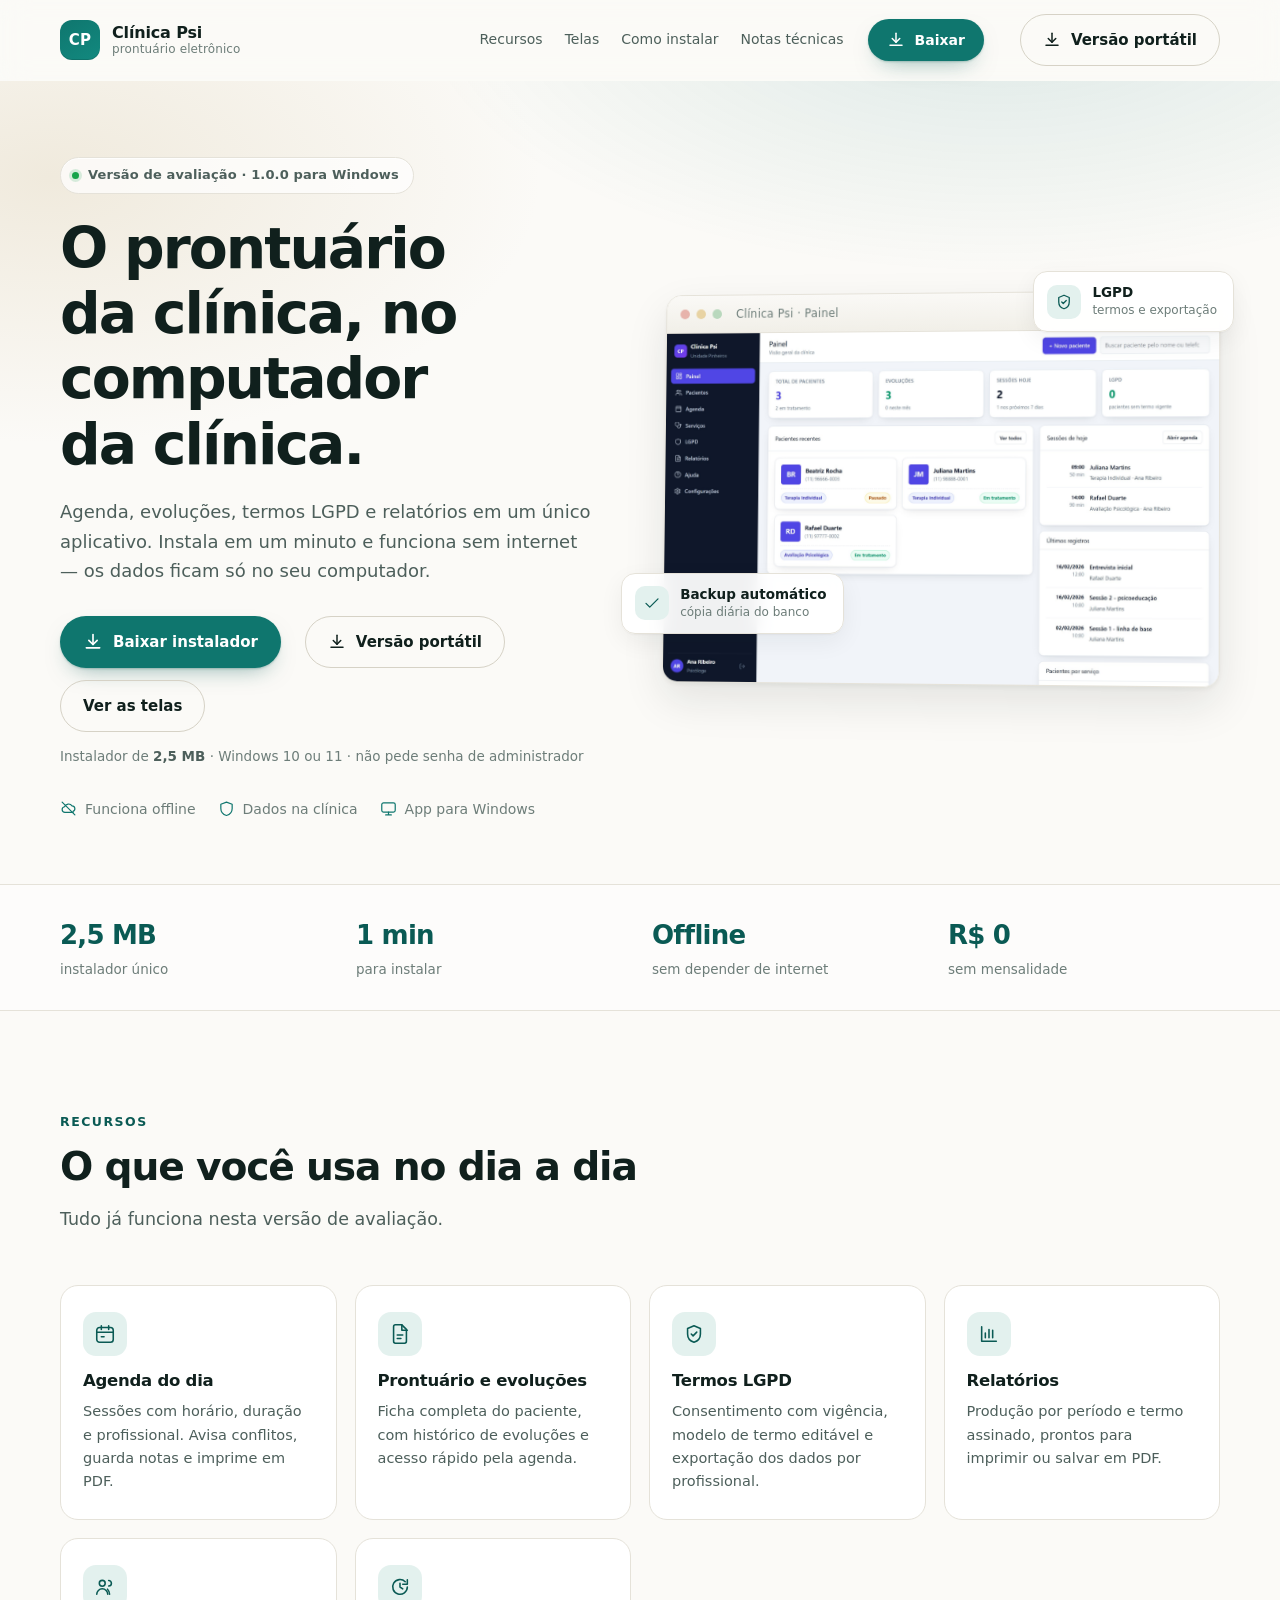
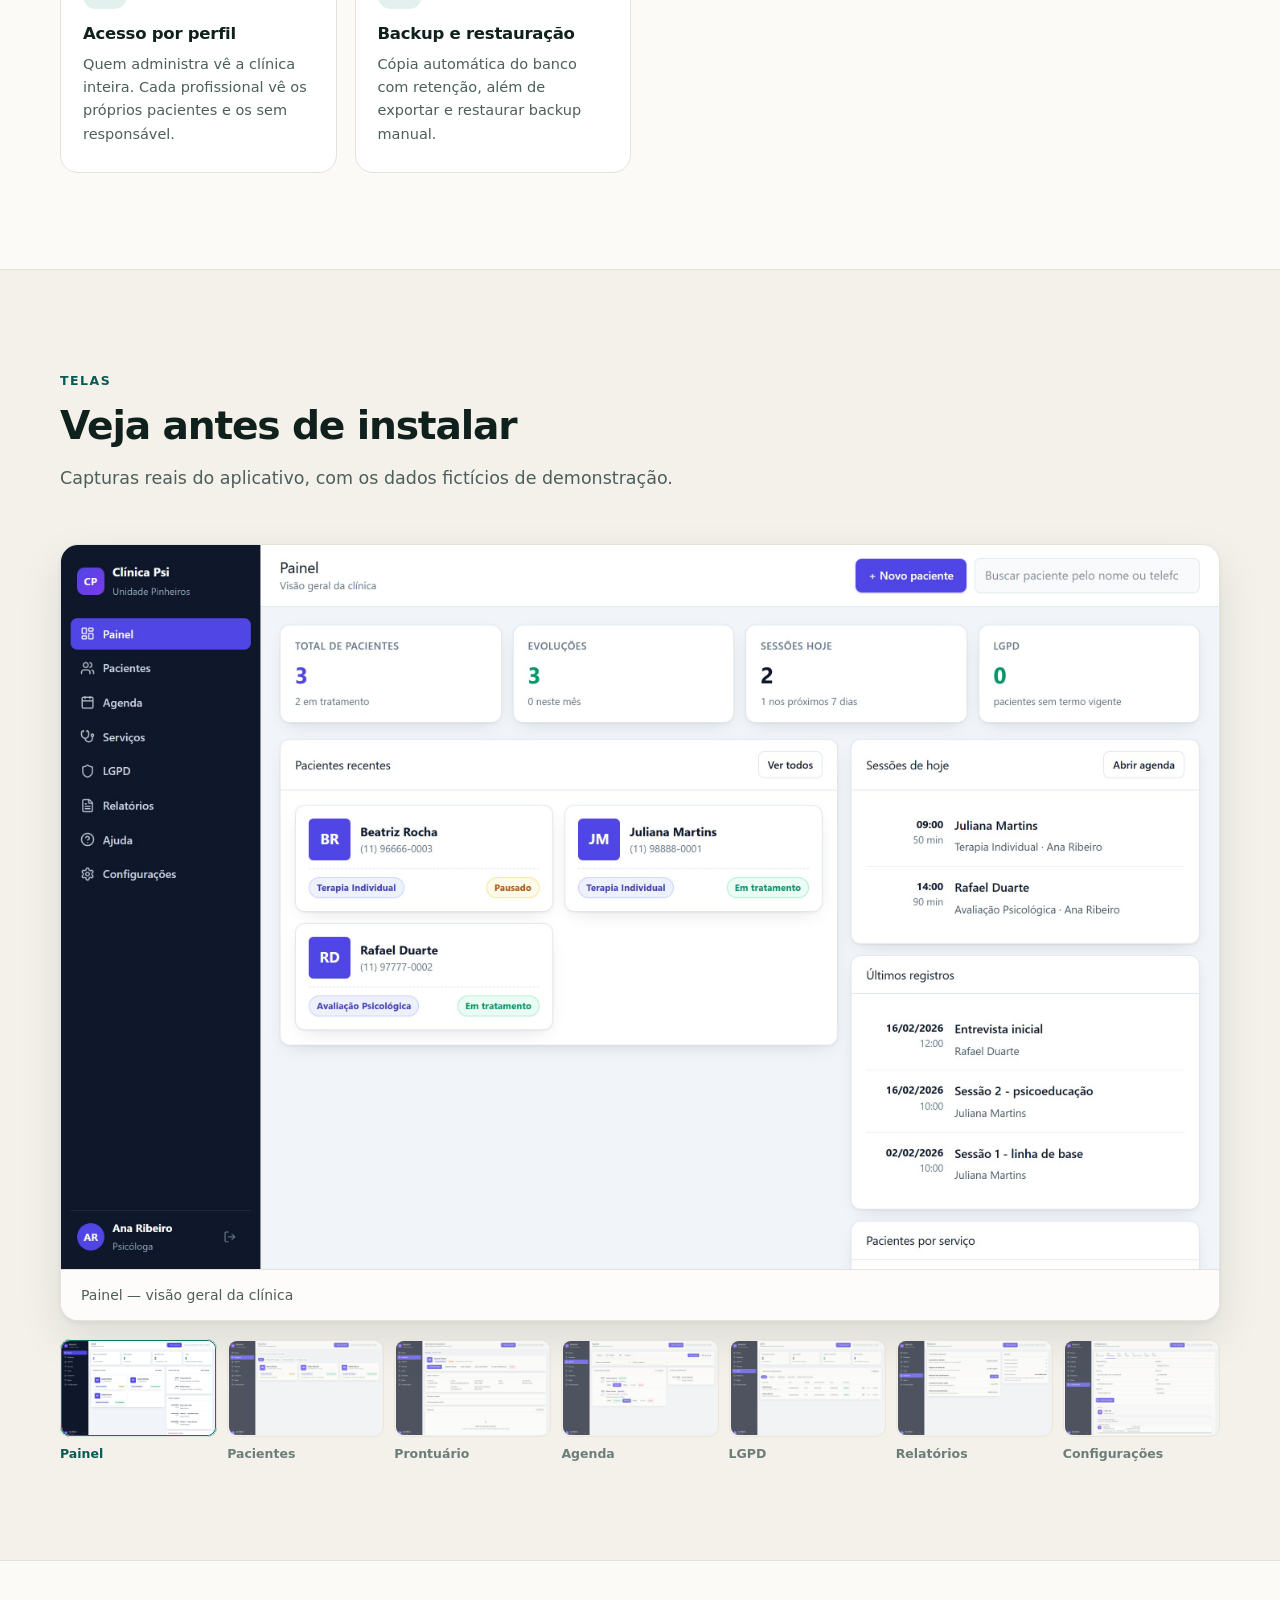
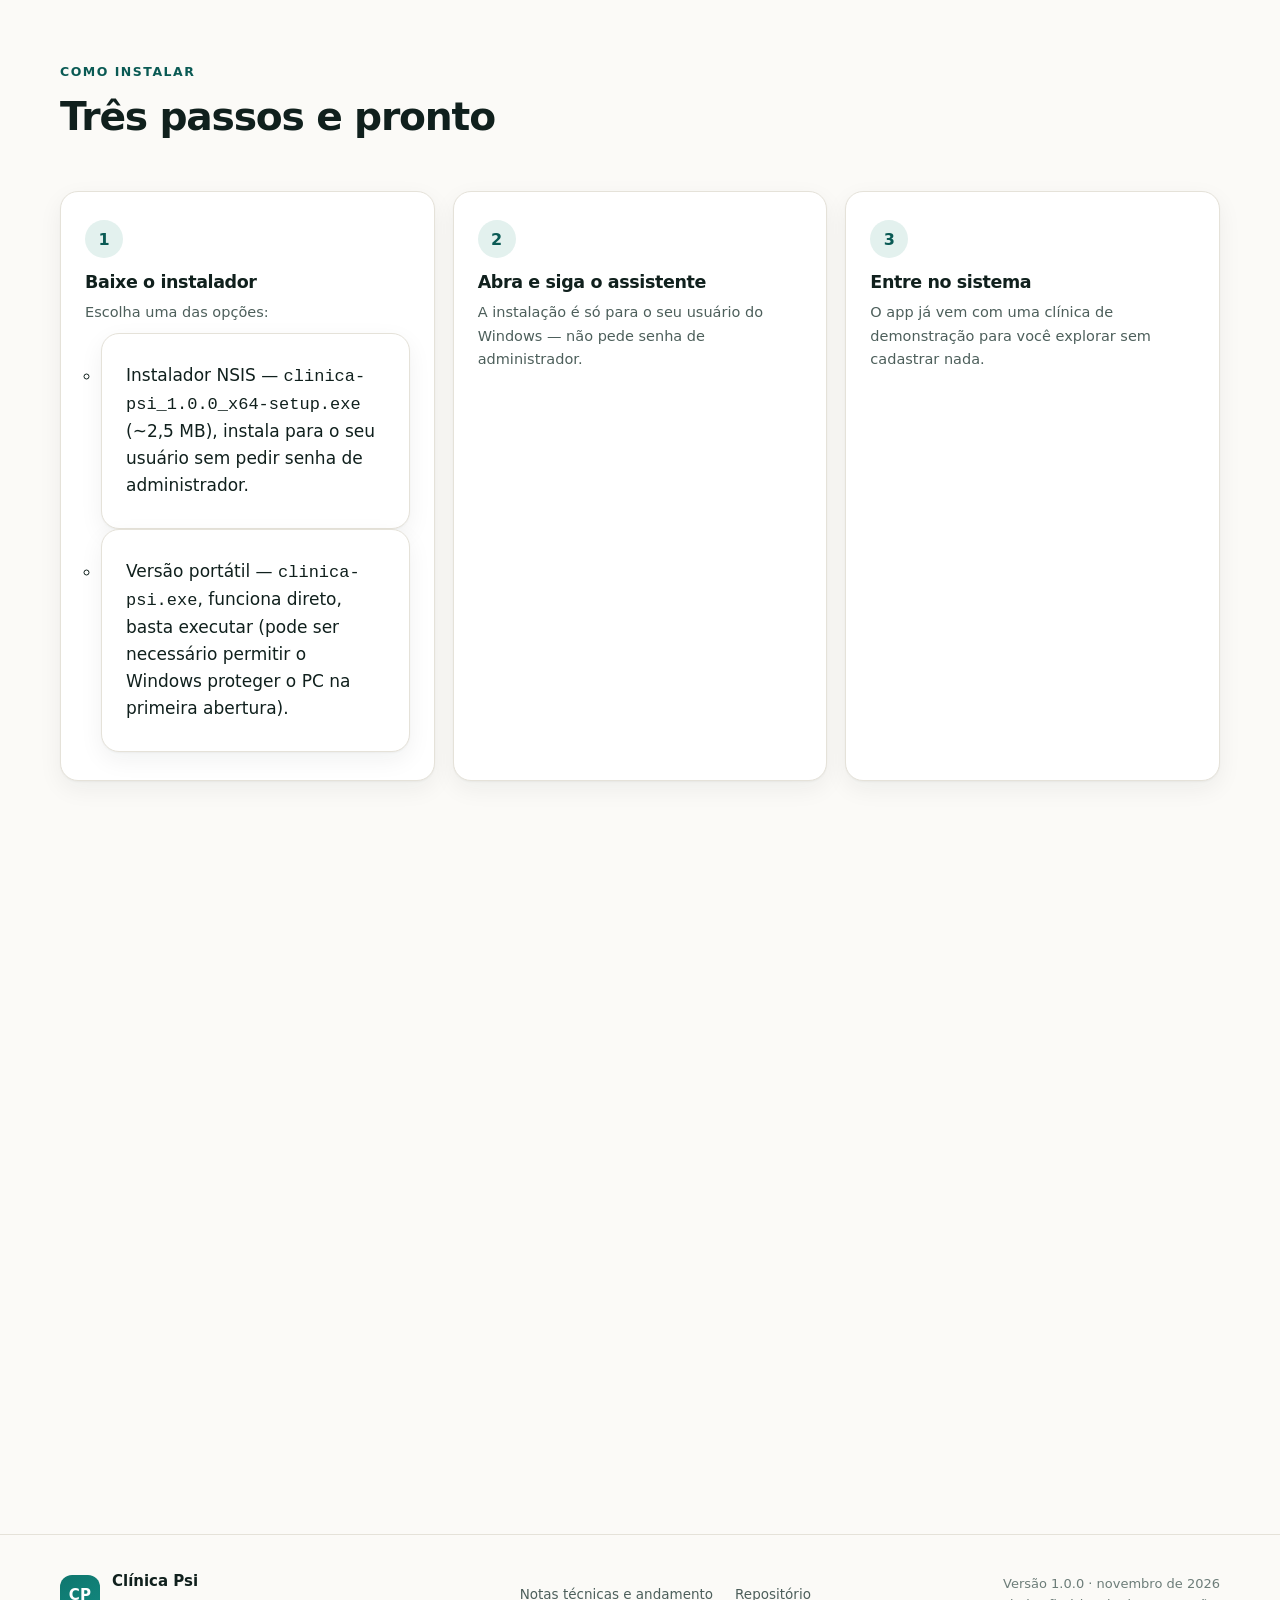
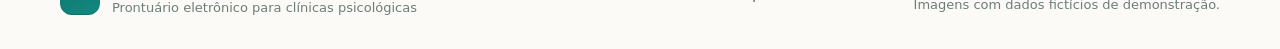
<file: index.html>
<!doctype html>
<html lang="pt-BR">
<head>
<meta charset="utf-8" />
<meta name="viewport" content="width=device-width, initial-scale=1" />
<title>Clínica Psi — Baixe o prontuário eletrônico para Windows</title>
<meta name="description" content="Baixe o Clínica Psi: prontuário eletrônico para clínicas psicológicas com agenda, evoluções, termos LGPD e relatórios. Instalador de 2,5 MB para Windows 10 e 11, funciona offline." />
<meta name="theme-color" content="#0f766e" />
<meta property="og:title" content="Clínica Psi — Baixe o prontuário eletrônico" />
<meta property="og:description" content="Agenda, evoluções, LGPD e relatórios em um aplicativo para Windows. Instala em um minuto e funciona sem internet." />
<meta property="og:type" content="website" />
<meta property="og:image" content="assets/prints/painel.jpg" />
<link rel="icon" href="assets/favicon.svg" type="image/svg+xml" />
<link rel="stylesheet" href="assets/css/estilo.css" />
</head>
<body>

<a class="pular-para-conteudo" href="#conteudo">Pular para o conteúdo</a>

<svg class="simbolos" aria-hidden="true" focusable="false">
  <symbol id="i-agenda" viewBox="0 0 24 24"><rect x="3" y="5" width="18" height="16" rx="3"/><path d="M8 3v4M16 3v4M3 10h18M8 15h3"/></symbol>
  <symbol id="i-prontuario" viewBox="0 0 24 24"><path d="M5 4a2 2 0 0 1 2-2h7l5 5v13a2 2 0 0 1-2 2H7a2 2 0 0 1-2-2Z"/><path d="M14 2v6h6M9 13h6M9 17h4"/></symbol>
  <symbol id="i-lgpd" viewBox="0 0 24 24"><path d="M12 3l7 3v6c0 4.5-3 7.8-7 9-4-1.2-7-4.5-7-9V6Z"/><path d="M9 12l2 2 4-4"/></symbol>
  <symbol id="i-relatorio" viewBox="0 0 24 24"><path d="M4 20V4M4 20h16"/><path d="M8 16v-5M12 16V7M16 16v-8"/></symbol>
  <symbol id="i-permissoes" viewBox="0 0 24 24"><circle cx="9" cy="8" r="3.2"/><path d="M3 20c0-3.3 2.7-6 6-6s6 2.7 6 6"/><path d="M16 11a3 3 0 1 0 0-6M17 20c0-2.2-.9-4.2-2.3-5.6"/></symbol>
  <symbol id="i-backup" viewBox="0 0 24 24"><path d="M20 12a8 8 0 1 1-2.3-5.7"/><path d="M20 4v5h-5"/><path d="M12 8v4l3 2"/></symbol>
  <symbol id="i-check" viewBox="0 0 24 24"><path d="M4 12.5l5 5L20 6.5"/></symbol>
  <symbol id="i-monitor" viewBox="0 0 24 24"><rect x="2.5" y="4" width="19" height="13" rx="2.5"/><path d="M8 21h8M12 17v4"/></symbol>
  <symbol id="i-nuvem-off" viewBox="0 0 24 24"><path d="M3 3l18 18"/><path d="M18.5 17.5H7a4 4 0 0 1-.6-7.95A6 6 0 0 1 17 8.3a4 4 0 0 1 1.5 7.7"/></symbol>
  <symbol id="i-escudo" viewBox="0 0 24 24"><path d="M12 3l8 3v6c0 5-3.4 8.5-8 9.9C7.4 20.5 4 17 4 12V6Z"/></symbol>
  <symbol id="i-codigo" viewBox="0 0 24 24"><path d="M9 8l-5 4 5 4M15 8l5 4-5 4"/></symbol>
  <symbol id="i-download" viewBox="0 0 24 24"><path d="M12 3v12"/><path d="M7 10l5 5 5-5"/><path d="M4 19h16"/></symbol>
  <symbol id="i-seta" viewBox="0 0 24 24"><path d="M5 12h14M13 6l6 6-6 6"/></symbol>
</svg>

<header class="topo" id="topo">
  <div class="limite topo-linha">
    <a class="marca" href="#topo" aria-label="Clínica Psi, início">
      <span class="marca-simbolo" aria-hidden="true">CP</span>
      <span class="marca-texto">
        <strong>Clínica Psi</strong>
        <small>prontuário eletrônico</small>
      </span>
    </a>

    <nav class="menu" aria-label="Seções">
      <a href="#recursos">Recursos</a>
      <a href="#telas">Telas</a>
      <a href="#instalar">Como instalar</a>
      <a href="notas.html">Notas técnicas</a>
    </nav>

    <a class="botao botao-pequeno" href="download/clinica-psi_1.0.0_x64-setup.exe" download>
      <svg class="icone-botao"><use href="#i-download"/></svg>
      Baixar
    </a>
    <a class="botao botao-vazio" href="download/clinica-psi.exe" download style="margin-left: 12px;">
      <svg class="icone-botao"><use href="#i-download"/></svg>
      Versão portátil
    </a>
  </div>
</header>

<main id="conteudo">

  <!-- HERO / DOWNLOAD -->
  <section class="heroi">
    <div class="limite heroi-grade">
      <div class="heroi-texto revelar">
        <span class="selo"><span class="ponto"></span> Versão de avaliação · 1.0.0 para Windows</span>
        <h1>O prontuário da clínica, no computador da clínica.</h1>
        <p class="linha-fina">
          Agenda, evoluções, termos LGPD e relatórios em um único aplicativo.
          Instala em um minuto e funciona sem internet — os dados ficam só no seu computador.
        </p>

        <div class="heroi-acoes">
          <a class="botao botao-grande" href="download/clinica-psi_1.0.0_x64-setup.exe" download>
            <svg class="icone-botao"><use href="#i-download"/></svg>
            Baixar instalador
          </a>
          <a class="botao botao-vazio" href="download/clinica-psi.exe" download style="margin-left: 12px;">
            <svg class="icone-botao"><use href="#i-download"/></svg>
            Versão portátil
          </a>
          <a class="botao botao-vazio" href="#telas">Ver as telas</a>
        </div>

        <p class="baixar-meta">
          Instalador de <strong>2,5 MB</strong> · Windows 10 ou 11 · não pede senha de administrador
        </p>

        <ul class="heroi-marcas" aria-label="Destaques">
          <li><svg><use href="#i-nuvem-off"/></svg> Funciona offline</li>
          <li><svg><use href="#i-escudo"/></svg> Dados na clínica</li>
          <li><svg><use href="#i-monitor"/></svg> App para Windows</li>
        </ul>
      </div>

      <div class="heroi-visual revelar" aria-hidden="true">
        <div class="janela">
          <div class="janela-barra">
            <span class="janela-ponto"></span><span class="janela-ponto"></span><span class="janela-ponto"></span>
            <span class="janela-titulo">Clínica Psi · Painel</span>
          </div>
          <img src="assets/prints/painel.jpg" alt="" width="1440" height="900" fetchpriority="high" />
        </div>
        <div class="flutuante flutuante-1">
          <span class="flutuante-icone"><svg><use href="#i-check"/></svg></span>
          <div><strong>Backup automático</strong><small>cópia diária do banco</small></div>
        </div>
        <div class="flutuante flutuante-2">
          <span class="flutuante-icone"><svg><use href="#i-lgpd"/></svg></span>
          <div><strong>LGPD</strong><small>termos e exportação</small></div>
        </div>
      </div>
    </div>
  </section>

  <!-- FAIXA DE CONFIANÇA -->
  <section class="faixa-numeros">
    <div class="limite numeros">
      <div class="numero revelar"><strong>2,5 MB</strong><span>instalador único</span></div>
      <div class="numero revelar"><strong>1 min</strong><span>para instalar</span></div>
      <div class="numero revelar"><strong>Offline</strong><span>sem depender de internet</span></div>
      <div class="numero revelar"><strong>R$ 0</strong><span>sem mensalidade</span></div>
    </div>
  </section>

  <!-- RECURSOS -->
  <section class="secao" id="recursos">
    <div class="limite">
      <header class="secao-cabecalho revelar">
        <span class="rotulo">Recursos</span>
        <h2>O que você usa no dia a dia</h2>
        <p>Tudo já funciona nesta versão de avaliação.</p>
      </header>

      <div class="grade-recursos grade-3">
        <article class="recurso revelar">
          <span class="recurso-icone"><svg><use href="#i-agenda"/></svg></span>
          <h3>Agenda do dia</h3>
          <p>Sessões com horário, duração e profissional. Avisa conflitos, guarda notas e imprime em PDF.</p>
        </article>
        <article class="recurso revelar">
          <span class="recurso-icone"><svg><use href="#i-prontuario"/></svg></span>
          <h3>Prontuário e evoluções</h3>
          <p>Ficha completa do paciente, com histórico de evoluções e acesso rápido pela agenda.</p>
        </article>
        <article class="recurso revelar">
          <span class="recurso-icone"><svg><use href="#i-lgpd"/></svg></span>
          <h3>Termos LGPD</h3>
          <p>Consentimento com vigência, modelo de termo editável e exportação dos dados por profissional.</p>
        </article>
        <article class="recurso revelar">
          <span class="recurso-icone"><svg><use href="#i-relatorio"/></svg></span>
          <h3>Relatórios</h3>
          <p>Produção por período e termo assinado, prontos para imprimir ou salvar em PDF.</p>
        </article>
        <article class="recurso revelar">
          <span class="recurso-icone"><svg><use href="#i-permissoes"/></svg></span>
          <h3>Acesso por perfil</h3>
          <p>Quem administra vê a clínica inteira. Cada profissional vê os próprios pacientes e os sem responsável.</p>
        </article>
        <article class="recurso revelar">
          <span class="recurso-icone"><svg><use href="#i-backup"/></svg></span>
          <h3>Backup e restauração</h3>
          <p>Cópia automática do banco com retenção, além de exportar e restaurar backup manual.</p>
        </article>
      </div>
    </div>
  </section>

  <!-- TELAS -->
  <section class="secao secao-alt" id="telas">
    <div class="limite">
      <header class="secao-cabecalho revelar">
        <span class="rotulo">Telas</span>
        <h2>Veja antes de instalar</h2>
        <p>Capturas reais do aplicativo, com os dados fictícios de demonstração.</p>
      </header>

      <div class="galeria revelar">
        <figure class="galeria-principal">
          <img id="galeria-imagem" src="assets/prints/painel.jpg" alt="Painel com o total de pacientes, evoluções, sessões do dia e avisos de LGPD" width="1440" height="900" />
          <figcaption id="galeria-legenda">Painel — visão geral da clínica</figcaption>
        </figure>

        <div class="galeria-miniaturas" role="tablist" aria-label="Telas do sistema">
          <button type="button" role="tab" aria-selected="true" class="miniatura ativa" data-print="painel" data-legenda="Painel — visão geral da clínica">
            <img src="assets/prints/painel.jpg" alt="" loading="lazy" /><span>Painel</span>
          </button>
          <button type="button" role="tab" aria-selected="false" class="miniatura" data-print="pacientes" data-legenda="Pacientes — carteira com status e responsável">
            <img src="assets/prints/pacientes.jpg" alt="" loading="lazy" /><span>Pacientes</span>
          </button>
          <button type="button" role="tab" aria-selected="false" class="miniatura" data-print="prontuario" data-legenda="Prontuário — ficha do paciente com evoluções e termos">
            <img src="assets/prints/prontuario.jpg" alt="" loading="lazy" /><span>Prontuário</span>
          </button>
          <button type="button" role="tab" aria-selected="false" class="miniatura" data-print="agenda" data-legenda="Agenda — sessões do dia, conflitos e impressão">
            <img src="assets/prints/agenda.jpg" alt="" loading="lazy" /><span>Agenda</span>
          </button>
          <button type="button" role="tab" aria-selected="false" class="miniatura" data-print="lgpd" data-legenda="LGPD — termos de consentimento e vigência">
            <img src="assets/prints/lgpd.jpg" alt="" loading="lazy" /><span>LGPD</span>
          </button>
          <button type="button" role="tab" aria-selected="false" class="miniatura" data-print="relatorios" data-legenda="Relatórios — produção do período e termo assinado">
            <img src="assets/prints/relatorios.jpg" alt="" loading="lazy" /><span>Relatórios</span>
          </button>
          <button type="button" role="tab" aria-selected="false" class="miniatura" data-print="configuracoes" data-legenda="Configurações — identidade da clínica, equipe e dados">
            <img src="assets/prints/configuracoes.jpg" alt="" loading="lazy" /><span>Configurações</span>
          </button>
        </div>
      </div>
    </div>
  </section>

  <!-- INSTALAR -->
  <section class="secao" id="instalar">
    <div class="limite">
      <header class="secao-cabecalho revelar">
        <span class="rotulo">Como instalar</span>
        <h2>Três passos e pronto</h2>
      </header>

      <ol class="passos">
        <li class="revelar">
          <span class="passo-num">1</span>
          <h3>Baixe o instalador</h3>
          <p>Escolha uma das opções:</p>
          <ul style="margin: 8px 0 0 16px; padding: 0;">
            <li>Instalador NSIS — <code>clinica-psi_1.0.0_x64-setup.exe</code> (~2,5 MB), instala para o seu usuário sem pedir senha de administrador.</li>
            <li>Versão portátil — <code>clinica-psi.exe</code>, funciona direto, basta executar (pode ser necessário permitir o Windows proteger o PC na primeira abertura).</li>
          </ul>
        </li>
        <li class="revelar">
          <span class="passo-num">2</span>
          <h3>Abra e siga o assistente</h3>
          <p>A instalação é só para o seu usuário do Windows — não pede senha de administrador.</p>
        </li>
        <li class="revelar">
          <span class="passo-num">3</span>
          <h3>Entre no sistema</h3>
          <p>O app já vem com uma clínica de demonstração para você explorar sem cadastrar nada.</p>
        </li>
      </ol>

      <div class="aviso revelar">
        <span class="aviso-icone"><svg><use href="#i-escudo"/></svg></span>
        <div>
          <h3>“O Windows protegeu o seu PC”?</h3>
          <p>
            É esperado nesta versão de teste: o instalador ainda não tem assinatura digital.
            Clique em <strong>Mais informações</strong> e depois em <strong>Executar assim mesmo</strong>.
            O arquivo é o mesmo publicado no repositório do projeto — o código-fonte está aberto para conferência.
          </p>
        </div>
      </div>

      <div class="acesso-demo revelar">
        <div>
          <h3>Primeiro acesso</h3>
          <p>Use a conta de demonstração para conhecer o sistema:</p>
        </div>
        <dl>
          <div><dt>E-mail</dt><dd><code>ana@clinica.com.br</code></dd></div>
          <div><dt>Senha</dt><dd><code>123456</code></dd></div>
        </dl>
        <p class="acesso-aviso">Depois, troque a senha em <strong>Configurações → Meu acesso</strong> e comece a cadastrar a sua clínica.</p>
      </div>

      <p class="requisitos-linha revelar">
        <strong>Requisitos:</strong> Windows 10 (1803 ou mais novo) ou Windows 11, 64 bits.
        O WebView2 já vem no Windows atualizado — se faltar, o próprio instalador baixa da Microsoft.
      </p>
    </div>
  </section>

  <!-- CTA FINAL -->
  <section class="fechamento">
    <div class="limite fechamento-caixa revelar">
      <div>
        <h2>Teste na sua clínica hoje</h2>
        <p>Sem cadastro, sem mensalidade e sem enviar dados para nenhum servidor. Se não gostar, desinstalar leva um clique.</p>
      </div>
      <a class="botao botao-claro" href="download/clinica-psi_1.0.0_x64-setup.exe" download>
        <svg class="icone-botao"><use href="#i-download"/></svg>
        Baixar instalador
      </a>
      <a class="botao botao-vazio" href="download/clinica-psi.exe" download style="margin-left: 12px;">
        <svg class="icone-botao"><use href="#i-download"/></svg>
        Versão portátil
      </a>
    </div>
  </section>

</main>

<footer class="rodape">
  <div class="limite rodape-linha">
    <div class="rodape-marca">
      <span class="marca-simbolo" aria-hidden="true">CP</span>
      <div>
        <strong>Clínica Psi</strong>
        <small>Prontuário eletrônico para clínicas psicológicas</small>
      </div>
    </div>
    <nav class="rodape-links" aria-label="Links do rodapé">
      <a href="notas.html">Notas técnicas e andamento</a>
      <a href="https://github.com/TyagoAlves/resumo-andamento-psipront-tauri-react-rust">Repositório</a>
    </nav>
    <p class="rodape-aviso">
      Versão 1.0.0 · novembro de 2026<br />
      Imagens com dados fictícios de demonstração.
    </p>
  </div>
</footer>

<script src="assets/js/app.js" defer></script>
</body>
</html>
</file>
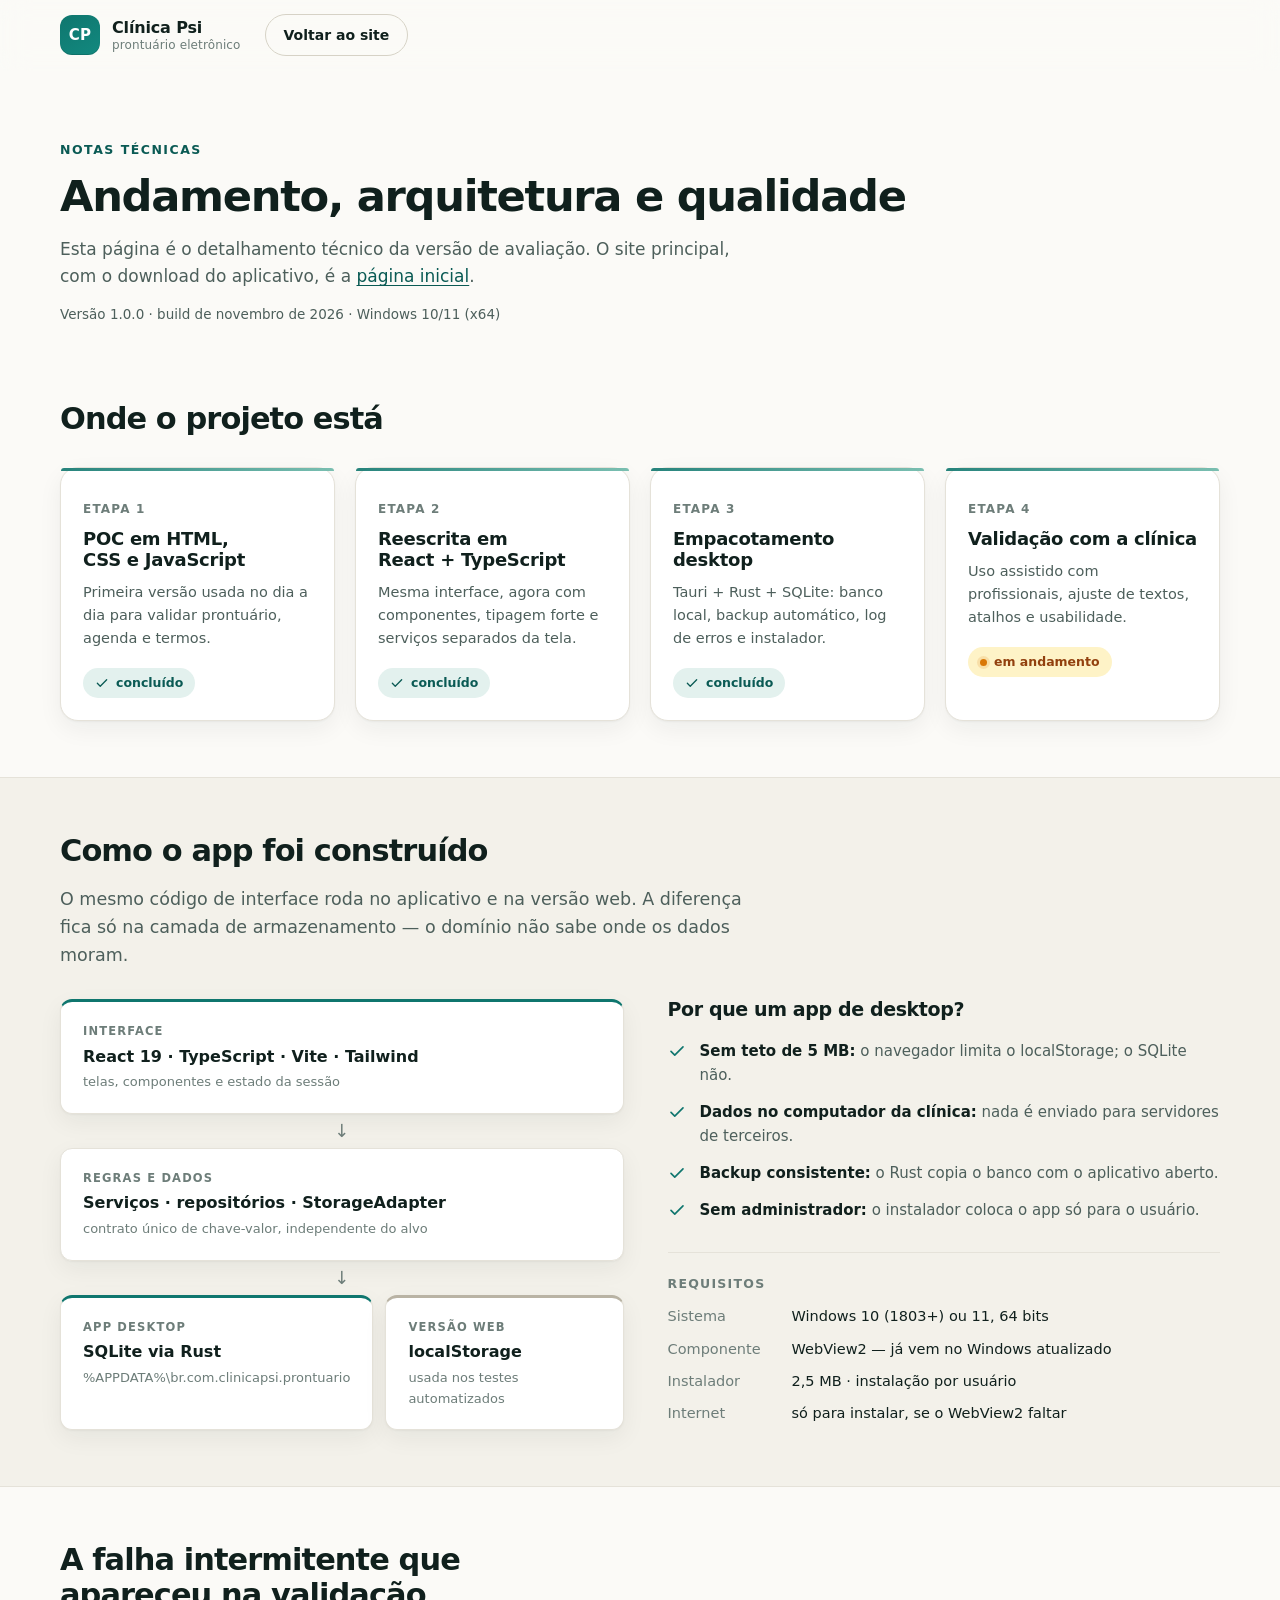
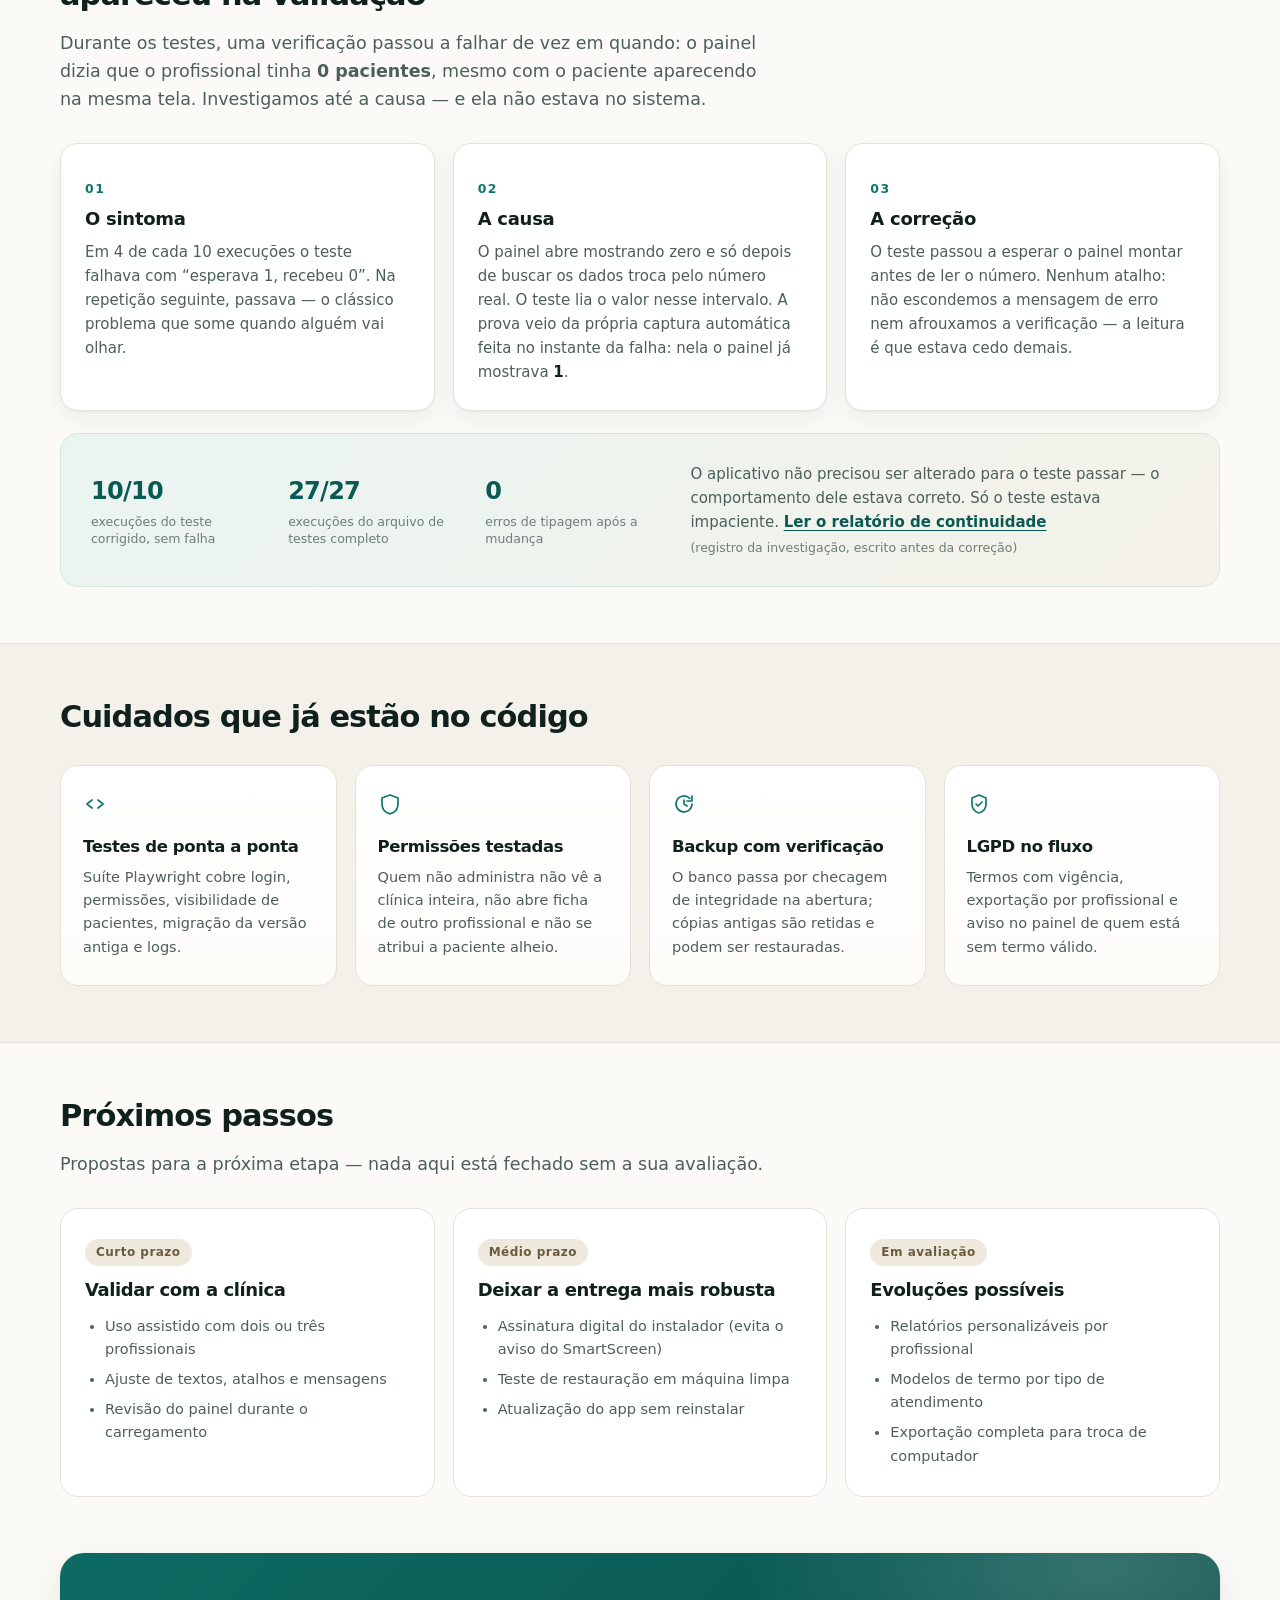
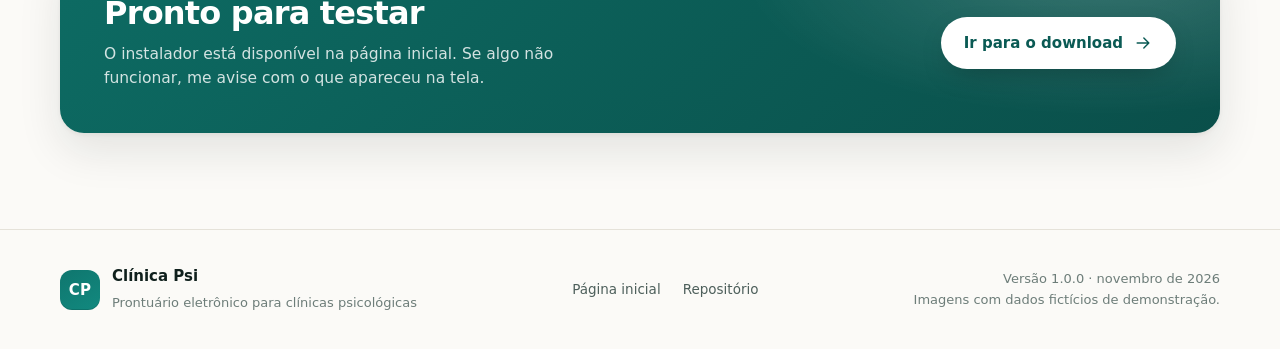
<file: notas.html>
<!doctype html>
<html lang="pt-BR">
<head>
<meta charset="utf-8" />
<meta name="viewport" content="width=device-width, initial-scale=1" />
<title>Notas técnicas e andamento — Clínica Psi</title>
<meta name="description" content="Detalhes técnicos do Clínica Psi: stack, arquitetura, investigação da falha intermitente nos testes, qualidade e próximos passos." />
<meta name="theme-color" content="#0f766e" />
<link rel="icon" href="assets/favicon.svg" type="image/svg+xml" />
<link rel="stylesheet" href="assets/css/estilo.css" />
<meta name="robots" content="noindex" />
</head>
<body>

<a class="pular-para-conteudo" href="#conteudo">Pular para o conteúdo</a>

<svg class="simbolos" aria-hidden="true" focusable="false">
  <symbol id="i-check" viewBox="0 0 24 24"><path d="M4 12.5l5 5L20 6.5"/></symbol>
  <symbol id="i-seta" viewBox="0 0 24 24"><path d="M5 12h14M13 6l6 6-6 6"/></symbol>
  <symbol id="i-codigo" viewBox="0 0 24 24"><path d="M9 8l-5 4 5 4M15 8l5 4-5 4"/></symbol>
  <symbol id="i-escudo" viewBox="0 0 24 24"><path d="M12 3l8 3v6c0 5-3.4 8.5-8 9.9C7.4 20.5 4 17 4 12V6Z"/></symbol>
  <symbol id="i-backup" viewBox="0 0 24 24"><path d="M20 12a8 8 0 1 1-2.3-5.7"/><path d="M20 4v5h-5"/><path d="M12 8v4l3 2"/></symbol>
  <symbol id="i-lgpd" viewBox="0 0 24 24"><path d="M12 3l7 3v6c0 4.5-3 7.8-7 9-4-1.2-7-4.5-7-9V6Z"/><path d="M9 12l2 2 4-4"/></symbol>
</svg>

<header class="topo" id="topo">
  <div class="limite topo-linha">
    <a class="marca" href="index.html" aria-label="Clínica Psi, início">
      <span class="marca-simbolo" aria-hidden="true">CP</span>
      <span class="marca-texto">
        <strong>Clínica Psi</strong>
        <small>prontuário eletrônico</small>
      </span>
    </a>
    <a class="botao botao-pequeno botao-vazio" href="index.html">
      Voltar ao site
    </a>
  </div>
</header>

<main id="conteudo" class="notas">

  <section class="limite notas-capa">
    <span class="rotulo">Notas técnicas</span>
    <h1>Andamento, arquitetura e qualidade</h1>
    <p>
      Esta página é o detalhamento técnico da versão de avaliação. O site principal,
      com o download do aplicativo, é a <a href="index.html">página inicial</a>.
    </p>
    <p class="baixar-meta">Versão 1.0.0 · build de novembro de 2026 · Windows 10/11 (x64)</p>
  </section>

  <!-- ANDAMENTO -->
  <section class="secao" id="andamento">
    <div class="limite">
      <header class="secao-cabecalho">
        <h2>Onde o projeto está</h2>
      </header>

      <ol class="linha-tempo">
        <li>
          <span class="etapa-ano">Etapa 1</span>
          <h3>POC em HTML, CSS e JavaScript</h3>
          <p>Primeira versão usada no dia a dia para validar prontuário, agenda e termos.</p>
          <span class="status status-feito"><svg><use href="#i-check"/></svg> concluído</span>
        </li>
        <li>
          <span class="etapa-ano">Etapa 2</span>
          <h3>Reescrita em React + TypeScript</h3>
          <p>Mesma interface, agora com componentes, tipagem forte e serviços separados da tela.</p>
          <span class="status status-feito"><svg><use href="#i-check"/></svg> concluído</span>
        </li>
        <li>
          <span class="etapa-ano">Etapa 3</span>
          <h3>Empacotamento desktop</h3>
          <p>Tauri + Rust + SQLite: banco local, backup automático, log de erros e instalador.</p>
          <span class="status status-feito"><svg><use href="#i-check"/></svg> concluído</span>
        </li>
        <li>
          <span class="etapa-ano">Etapa 4</span>
          <h3>Validação com a clínica</h3>
          <p>Uso assistido com profissionais, ajuste de textos, atalhos e usabilidade.</p>
          <span class="status status-atual"><span class="ponto"></span> em andamento</span>
        </li>
      </ol>
    </div>
  </section>

  <!-- ARQUITETURA -->
  <section class="secao secao-alt" id="arquitetura">
    <div class="limite">
      <header class="secao-cabecalho">
        <h2>Como o app foi construído</h2>
        <p>
          O mesmo código de interface roda no aplicativo e na versão web. A diferença fica
          só na camada de armazenamento — o domínio não sabe onde os dados moram.
        </p>
      </header>

      <div class="tecnologia-grade">
        <div class="pilha">
          <div class="camada camada-ui">
            <span class="camada-nome">Interface</span>
            <strong>React 19 · TypeScript · Vite · Tailwind</strong>
            <small>telas, componentes e estado da sessão</small>
          </div>
          <span class="seta-baixo" aria-hidden="true">↓</span>
          <div class="camada camada-meio">
            <span class="camada-nome">Regras e dados</span>
            <strong>Serviços · repositórios · StorageAdapter</strong>
            <small>contrato único de chave-valor, independente do alvo</small>
          </div>
          <span class="seta-baixo" aria-hidden="true">↓</span>
          <div class="camada-dupla">
            <div class="camada camada-app">
              <span class="camada-nome">App desktop</span>
              <strong>SQLite via Rust</strong>
              <small>%APPDATA%\br.com.clinicapsi.prontuario</small>
            </div>
            <div class="camada camada-web">
              <span class="camada-nome">Versão web</span>
              <strong>localStorage</strong>
              <small>usada nos testes automatizados</small>
            </div>
          </div>
        </div>

        <div class="detalhes-tecnicos">
          <h3>Por que um app de desktop?</h3>
          <ul class="lista-checks">
            <li><svg><use href="#i-check"/></svg> <span><strong>Sem teto de 5 MB:</strong> o navegador limita o localStorage; o SQLite não.</span></li>
            <li><svg><use href="#i-check"/></svg> <span><strong>Dados no computador da clínica:</strong> nada é enviado para servidores de terceiros.</span></li>
            <li><svg><use href="#i-check"/></svg> <span><strong>Backup consistente:</strong> o Rust copia o banco com o aplicativo aberto.</span></li>
            <li><svg><use href="#i-check"/></svg> <span><strong>Sem administrador:</strong> o instalador coloca o app só para o usuário.</span></li>
          </ul>

          <div class="requisitos">
            <h4>Requisitos</h4>
            <dl>
              <div><dt>Sistema</dt><dd>Windows 10 (1803+) ou 11, 64 bits</dd></div>
              <div><dt>Componente</dt><dd>WebView2 — já vem no Windows atualizado</dd></div>
              <div><dt>Instalador</dt><dd>2,5 MB · instalação por usuário</dd></div>
              <div><dt>Internet</dt><dd>só para instalar, se o WebView2 faltar</dd></div>
            </dl>
          </div>
        </div>
      </div>
    </div>
  </section>

  <!-- INVESTIGAÇÃO -->
  <section class="secao" id="investigacao">
    <div class="limite">
      <header class="secao-cabecalho">
        <h2>A falha intermitente que apareceu na validação</h2>
        <p>
          Durante os testes, uma verificação passou a falhar de vez em quando: o painel
          dizia que o profissional tinha <strong>0 pacientes</strong>, mesmo com o paciente
          aparecendo na mesma tela. Investigamos até a causa — e ela não estava no sistema.
        </p>
      </header>

      <div class="caso-grade">
        <article class="caso">
          <span class="caso-numero">01</span>
          <h3>O sintoma</h3>
          <p>
            Em 4 de cada 10 execuções o teste falhava com “esperava 1, recebeu 0”. Na
            repetição seguinte, passava — o clássico problema que some quando alguém vai olhar.
          </p>
        </article>
        <article class="caso">
          <span class="caso-numero">02</span>
          <h3>A causa</h3>
          <p>
            O painel abre mostrando zero e só depois de buscar os dados troca pelo número real.
            O teste lia o valor nesse intervalo. A prova veio da própria captura automática
            feita no instante da falha: nela o painel já mostrava <strong>1</strong>.
          </p>
        </article>
        <article class="caso">
          <span class="caso-numero">03</span>
          <h3>A correção</h3>
          <p>
            O teste passou a esperar o painel montar antes de ler o número. Nenhum atalho:
            não escondemos a mensagem de erro nem afrouxamos a verificação — a leitura é que
            estava cedo demais.
          </p>
        </article>
      </div>

      <div class="resultado">
        <div class="resultado-numeros">
          <div><strong>10/10</strong><span>execuções do teste corrigido, sem falha</span></div>
          <div><strong>27/27</strong><span>execuções do arquivo de testes completo</span></div>
          <div><strong>0</strong><span>erros de tipagem após a mudança</span></div>
        </div>
        <p class="resultado-texto">
          O aplicativo não precisou ser alterado para o teste passar — o comportamento dele
          estava correto. Só o teste estava impaciente.
          <a href="https://github.com/TyagoAlves/resumo-andamento-psipront-tauri-react-rust/blob/main/Relat%C3%B3rio%20de%20continuidade.md">Ler o relatório de continuidade</a>
          <small>(registro da investigação, escrito antes da correção)</small>
        </p>
      </div>
    </div>
  </section>

  <!-- QUALIDADE -->
  <section class="secao secao-alt" id="qualidade">
    <div class="limite">
      <header class="secao-cabecalho">
        <h2>Cuidados que já estão no código</h2>
      </header>

      <div class="grade-qualidade">
        <article class="qualidade">
          <svg><use href="#i-codigo"/></svg>
          <h3>Testes de ponta a ponta</h3>
          <p>Suíte Playwright cobre login, permissões, visibilidade de pacientes, migração da versão antiga e logs.</p>
        </article>
        <article class="qualidade">
          <svg><use href="#i-escudo"/></svg>
          <h3>Permissões testadas</h3>
          <p>Quem não administra não vê a clínica inteira, não abre ficha de outro profissional e não se atribui a paciente alheio.</p>
        </article>
        <article class="qualidade">
          <svg><use href="#i-backup"/></svg>
          <h3>Backup com verificação</h3>
          <p>O banco passa por checagem de integridade na abertura; cópias antigas são retidas e podem ser restauradas.</p>
        </article>
        <article class="qualidade">
          <svg><use href="#i-lgpd"/></svg>
          <h3>LGPD no fluxo</h3>
          <p>Termos com vigência, exportação por profissional e aviso no painel de quem está sem termo válido.</p>
        </article>
      </div>
    </div>
  </section>

  <!-- PRÓXIMOS -->
  <section class="secao" id="proximos">
    <div class="limite">
      <header class="secao-cabecalho">
        <h2>Próximos passos</h2>
        <p>Propostas para a próxima etapa — nada aqui está fechado sem a sua avaliação.</p>
      </header>

      <div class="proximos-grade">
        <article class="proximo">
          <span class="prazo">Curto prazo</span>
          <h3>Validar com a clínica</h3>
          <ul>
            <li>Uso assistido com dois ou três profissionais</li>
            <li>Ajuste de textos, atalhos e mensagens</li>
            <li>Revisão do painel durante o carregamento</li>
          </ul>
        </article>
        <article class="proximo">
          <span class="prazo">Médio prazo</span>
          <h3>Deixar a entrega mais robusta</h3>
          <ul>
            <li>Assinatura digital do instalador (evita o aviso do SmartScreen)</li>
            <li>Teste de restauração em máquina limpa</li>
            <li>Atualização do app sem reinstalar</li>
          </ul>
        </article>
        <article class="proximo">
          <span class="prazo">Em avaliação</span>
          <h3>Evoluções possíveis</h3>
          <ul>
            <li>Relatórios personalizáveis por profissional</li>
            <li>Modelos de termo por tipo de atendimento</li>
            <li>Exportação completa para troca de computador</li>
          </ul>
        </article>
      </div>
    </div>
  </section>

  <section class="fechamento">
    <div class="limite fechamento-caixa">
      <div>
        <h2>Pronto para testar</h2>
        <p>O instalador está disponível na página inicial. Se algo não funcionar, me avise com o que apareceu na tela.</p>
      </div>
      <a class="botao botao-claro" href="index.html#instalar">
        Ir para o download
        <svg><use href="#i-seta"/></svg>
      </a>
    </div>
  </section>

</main>

<footer class="rodape">
  <div class="limite rodape-linha">
    <div class="rodape-marca">
      <span class="marca-simbolo" aria-hidden="true">CP</span>
      <div>
        <strong>Clínica Psi</strong>
        <small>Prontuário eletrônico para clínicas psicológicas</small>
      </div>
    </div>
    <nav class="rodape-links" aria-label="Links do rodapé">
      <a href="index.html">Página inicial</a>
      <a href="https://github.com/TyagoAlves/resumo-andamento-psipront-tauri-react-rust">Repositório</a>
    </nav>
    <p class="rodape-aviso">
      Versão 1.0.0 · novembro de 2026<br />
      Imagens com dados fictícios de demonstração.
    </p>
  </div>
</footer>

<script src="assets/js/app.js" defer></script>
</body>
</html>
</file>
<file: assets/css/estilo.css>
/* ============================================================
   Clínica Psi — página de apresentação
   Sem dependências externas: fontes do sistema, ícones em SVG.
   ============================================================ */

:root {
  --tinta: #10201d;
  --tinta-suave: #4d5f5b;
  --tinta-fraca: #6d7d79;
  --fundo: #fbfaf7;
  --fundo-alt: #f3f1ea;
  --superficie: #ffffff;
  --borda: #e5e2d9;
  --borda-forte: #d6d2c6;
  --verde: #0f766e;
  --verde-escuro: #0a5a54;
  --verde-claro: #e3f1ee;
  --areia: #efe9dd;
  --sombra-suave: 0 1px 2px rgba(16, 32, 29, .04), 0 8px 24px rgba(16, 32, 29, .06);
  --sombra-media: 0 2px 4px rgba(16, 32, 29, .05), 0 18px 44px rgba(16, 32, 29, .10);
  --raio: 18px;
  --raio-pequeno: 12px;
  --limite: 1160px;
  --leitura: 68ch;
}

*, *::before, *::after { box-sizing: border-box; }

html { scroll-behavior: smooth; }

body {
  margin: 0;
  background: var(--fundo);
  color: var(--tinta);
  font-family: "Segoe UI Variable Text", "Segoe UI", Inter, system-ui, -apple-system, sans-serif;
  font-size: 17px;
  line-height: 1.6;
  -webkit-font-smoothing: antialiased;
  text-rendering: optimizeLegibility;
}

img { max-width: 100%; height: auto; display: block; }

h1, h2, h3, h4 {
  margin: 0;
  line-height: 1.15;
  letter-spacing: -0.022em;
  font-weight: 650;
  text-wrap: balance;
}

p { margin: 0; }

a { color: var(--verde-escuro); text-decoration-thickness: 1px; text-underline-offset: 3px; }

svg {
  width: 20px;
  height: 20px;
  fill: none;
  stroke: currentColor;
  stroke-width: 1.7;
  stroke-linecap: round;
  stroke-linejoin: round;
  flex: none;
}

.simbolos { display: none; }

.limite {
  width: min(100% - 48px, var(--limite));
  margin-inline: auto;
}

.pular-para-conteudo {
  position: absolute;
  left: -9999px;
  top: 0;
  background: var(--verde);
  color: #fff;
  padding: 12px 18px;
  border-radius: 0 0 10px 0;
  z-index: 100;
}
.pular-para-conteudo:focus { left: 0; }

:focus-visible {
  outline: 3px solid rgba(15, 118, 110, .45);
  outline-offset: 3px;
  border-radius: 6px;
}

/* ---------- botões (complementos) ---------- */

.icone-botao { width: 18px; height: 18px; stroke-width: 2; }

.botao-grande { padding: 16px 28px; font-size: 16.5px; }
.botao-grande .icone-botao { width: 20px; height: 20px; }

.baixar-meta {
  margin-top: 14px;
  font-size: 13.5px;
  color: var(--tinta-fraca);
}
.baixar-meta strong { color: var(--tinta-suave); }

/* ---------- recursos em 3 colunas ---------- */

@media (min-width: 1041px) {
  .grade-3 { grid-template-columns: repeat(3, 1fr); }
}

/* ---------- passos de instalação ---------- */

.passos {
  display: grid;
  grid-template-columns: repeat(3, 1fr);
  gap: 18px;
  margin: 0;
  padding: 0;
  list-style: none;
  counter-reset: passo;
}

.passos li {
  padding: 28px 24px;
  background: var(--superficie);
  border: 1px solid var(--borda);
  border-radius: var(--raio);
  box-shadow: var(--sombra-suave);
}

.passo-num {
  display: grid;
  place-items: center;
  width: 38px;
  height: 38px;
  border-radius: 50%;
  background: var(--verde-claro);
  color: var(--verde-escuro);
  font-weight: 700;
  font-size: 16px;
  margin-bottom: 14px;
}

.passos h3 { font-size: 17.5px; }
.passos p { margin-top: 9px; font-size: 14.5px; color: var(--tinta-suave); }

.link-baixar {
  display: inline-flex;
  align-items: center;
  gap: 8px;
  margin-top: 14px;
  font-size: 13px;
  font-weight: 600;
  color: var(--verde-escuro);
  text-decoration: none;
  padding: 8px 12px;
  border-radius: 8px;
  background: var(--verde-claro);
  word-break: break-all;
}
.link-baixar svg { width: 15px; height: 15px; stroke-width: 2; }
.link-baixar:hover { background: #d3e9e5; }

.aviso {
  display: grid;
  grid-template-columns: 48px 1fr;
  gap: 16px;
  margin-top: 22px;
  padding: 24px 26px;
  border-radius: var(--raio);
  background: #fdf6e7;
  border: 1px solid #ecd9b0;
}
.aviso-icone {
  display: grid;
  place-items: center;
  width: 44px;
  height: 44px;
  border-radius: 12px;
  background: #f6e6c4;
  color: #8a5a10;
}
.aviso h3 { font-size: 16.5px; color: #6b4708; }
.aviso p { margin-top: 8px; font-size: 14.5px; color: #6f5a33; }
.aviso strong { color: #573c05; }

.acesso-demo {
  display: grid;
  grid-template-columns: minmax(0, 1.2fr) minmax(0, 1fr);
  gap: 18px 28px;
  margin-top: 18px;
  padding: 24px 26px;
  border-radius: var(--raio);
  border: 1px solid var(--borda);
  background: var(--superficie);
}
.acesso-demo h3 { font-size: 16.5px; }
.acesso-demo p { margin-top: 6px; font-size: 14.5px; color: var(--tinta-suave); }
.acesso-demo dl { margin: 0; display: grid; gap: 8px; align-content: start; }
.acesso-demo dl > div {
  display: grid;
  grid-template-columns: 64px 1fr;
  gap: 10px;
  align-items: baseline;
  font-size: 14.5px;
}
.acesso-demo dt { color: var(--tinta-fraca); }
.acesso-demo dd { margin: 0; }
.acesso-demo code {
  font-family: ui-monospace, "Cascadia Code", Consolas, monospace;
  font-size: 13.5px;
  background: var(--fundo-alt);
  padding: 3px 7px;
  border-radius: 6px;
  border: 1px solid var(--borda);
}
.acesso-aviso { grid-column: 1 / -1; font-size: 13px; color: var(--tinta-fraca); }

.requisitos-linha {
  margin-top: 22px;
  font-size: 13.5px;
  color: var(--tinta-fraca);
  max-width: 78ch;
}
.requisitos-linha strong { color: var(--tinta-suave); }

/* ---------- notas técnicas ---------- */

.notas-capa { padding-block: 64px 20px; }
.notas-capa h1 { font-size: clamp(1.9rem, 1.3rem + 2vw, 2.7rem); letter-spacing: -.03em; }
.notas-capa p { margin-top: 14px; color: var(--tinta-suave); max-width: 62ch; }

.notas .secao { padding-block: 56px; }
.notas .secao-cabecalho { margin-bottom: 30px; }
.notas .secao h2 { font-size: clamp(1.4rem, 1.1rem + 1vw, 1.9rem); }

.codigo-lista {
  margin: 0;
  padding: 20px 22px;
  list-style: none;
  background: var(--superficie);
  border: 1px solid var(--borda);
  border-radius: var(--raio-pequeno);
  font-size: 14.5px;
  color: var(--tinta-suave);
  display: grid;
  gap: 8px;
}
.codigo-lista code {
  font-family: ui-monospace, "Cascadia Code", Consolas, monospace;
  font-size: 13px;
  background: var(--fundo-alt);
  padding: 2px 6px;
  border-radius: 5px;
}

.rodape-links {
  display: flex;
  flex-wrap: wrap;
  gap: 8px 22px;
  font-size: 13.5px;
}
.rodape-links a { color: var(--tinta-suave); text-decoration: none; }
.rodape-links a:hover { color: var(--verde-escuro); text-decoration: underline; }

/* ---------- responsivo (complementos) ---------- */

@media (max-width: 1040px) {
  .passos { grid-template-columns: 1fr; }
  .acesso-demo { grid-template-columns: 1fr; }
}

/* ---------- topo ---------- */

.topo {
  position: sticky;
  top: 0;
  z-index: 40;
  background: rgba(251, 250, 247, .82);
  backdrop-filter: blur(14px) saturate(140%);
  border-bottom: 1px solid transparent;
  transition: border-color .2s ease, background .2s ease;
}
.topo.rolado {
  border-bottom-color: var(--borda);
  background: rgba(251, 250, 247, .94);
}

.topo-linha {
  display: flex;
  align-items: center;
  gap: 24px;
  padding-block: 14px;
}

.marca {
  display: inline-flex;
  align-items: center;
  gap: 12px;
  text-decoration: none;
  color: inherit;
}

.marca-simbolo {
  display: grid;
  place-items: center;
  width: 40px;
  height: 40px;
  border-radius: 12px;
  background: linear-gradient(150deg, var(--verde) 0%, #12897f 100%);
  color: #fff;
  font-weight: 700;
  font-size: 15px;
  letter-spacing: .02em;
  box-shadow: inset 0 -1px 0 rgba(0, 0, 0, .15);
}

.marca-texto { display: flex; flex-direction: column; line-height: 1.2; }
.marca-texto strong { font-size: 16px; letter-spacing: -.01em; }
.marca-texto small { font-size: 12px; color: var(--tinta-fraca); letter-spacing: .01em; }

.menu {
  display: flex;
  gap: 22px;
  margin-left: auto;
}
.menu a {
  color: var(--tinta-suave);
  text-decoration: none;
  font-size: 14px;
  font-weight: 500;
  padding-block: 4px;
  border-bottom: 2px solid transparent;
  transition: color .15s ease, border-color .15s ease;
}
.menu a:hover { color: var(--tinta); border-bottom-color: var(--verde); }

/* ---------- botões ---------- */

.botao {
  display: inline-flex;
  align-items: center;
  justify-content: center;
  gap: 10px;
  padding: 13px 22px;
  border-radius: 999px;
  background: var(--verde);
  color: #fff;
  font-size: 15px;
  font-weight: 600;
  text-decoration: none;
  border: 1px solid transparent;
  box-shadow: 0 1px 2px rgba(10, 90, 84, .25), 0 10px 24px -12px rgba(10, 90, 84, .55);
  transition: transform .15s ease, background .15s ease, box-shadow .15s ease;
}
.botao:hover { background: var(--verde-escuro); transform: translateY(-1px); }
.botao:active { transform: translateY(0); }

.botao-vazio {
  background: transparent;
  color: var(--tinta);
  border-color: var(--borda-forte);
  box-shadow: none;
}
.botao-vazio:hover { background: var(--superficie); border-color: var(--tinta-fraca); }

.botao-pequeno { padding: 9px 18px; font-size: 14px; }

.botao-claro {
  background: #fff;
  color: var(--verde-escuro);
  box-shadow: 0 10px 30px -12px rgba(0, 0, 0, .35);
}
.botao-claro:hover { background: #f2fbf9; }

/* ---------- herói ---------- */

.heroi {
  position: relative;
  overflow: clip;
  padding-block: 76px 64px;
  background:
    radial-gradient(900px 420px at 78% -10%, rgba(15, 118, 110, .13), transparent 65%),
    radial-gradient(700px 380px at 4% 12%, rgba(214, 197, 160, .30), transparent 70%);
}

.heroi-grade {
  display: grid;
  grid-template-columns: minmax(0, 1.02fr) minmax(0, 1.1fr);
  gap: 56px;
  align-items: center;
}

.selo {
  display: inline-flex;
  align-items: center;
  gap: 9px;
  padding: 7px 14px 7px 11px;
  border-radius: 999px;
  background: rgba(255, 255, 255, .72);
  border: 1px solid var(--borda);
  color: var(--tinta-suave);
  font-size: 13px;
  font-weight: 550;
  letter-spacing: .01em;
  box-shadow: 0 1px 0 rgba(255, 255, 255, .8) inset;
}

.ponto {
  width: 7px;
  height: 7px;
  border-radius: 50%;
  background: #16a34a;
  box-shadow: 0 0 0 3px rgba(22, 163, 74, .16);
  flex: none;
}

.heroi h1 {
  margin-top: 22px;
  font-size: clamp(2.25rem, 1.35rem + 2.9vw, 3.55rem);
  letter-spacing: -.035em;
  font-weight: 680;
}

.linha-fina {
  margin-top: 20px;
  max-width: 52ch;
  color: var(--tinta-suave);
  font-size: 18px;
  line-height: 1.65;
}

.heroi-acoes {
  display: flex;
  flex-wrap: wrap;
  gap: 12px;
  margin-top: 30px;
}

.heroi-marcas {
  display: flex;
  flex-wrap: wrap;
  gap: 8px 22px;
  margin: 30px 0 0;
  padding: 0;
  list-style: none;
  color: var(--tinta-fraca);
  font-size: 14px;
}
.heroi-marcas li { display: inline-flex; align-items: center; gap: 8px; }
.heroi-marcas svg { width: 17px; height: 17px; color: var(--verde); }

/* janela / mockup */

.heroi-visual { position: relative; }

.janela {
  position: relative;
  border-radius: 16px;
  background: var(--superficie);
  border: 1px solid var(--borda);
  box-shadow: var(--sombra-media);
  overflow: hidden;
  transform: perspective(1400px) rotateY(-4deg) rotateX(1.5deg);
  transform-origin: right center;
}

.janela-barra {
  display: flex;
  align-items: center;
  gap: 7px;
  padding: 10px 14px;
  background: linear-gradient(#faf9f6, #f1efe8);
  border-bottom: 1px solid var(--borda);
}
.janela-ponto { width: 10px; height: 10px; border-radius: 50%; background: #ddd8cc; }
.janela-ponto:first-child { background: #e7b3ab; }
.janela-ponto:nth-child(2) { background: #e8d3a3; }
.janela-ponto:nth-child(3) { background: #b9d8bd; }
.janela-titulo {
  margin-left: 8px;
  font-size: 11.5px;
  color: var(--tinta-fraca);
  letter-spacing: .02em;
}

.janela img { width: 100%; }

.flutuante {
  position: absolute;
  display: flex;
  align-items: center;
  gap: 11px;
  padding: 12px 16px 12px 13px;
  background: rgba(255, 255, 255, .94);
  backdrop-filter: blur(8px);
  border: 1px solid var(--borda);
  border-radius: 14px;
  box-shadow: var(--sombra-suave);
  font-size: 13px;
  line-height: 1.3;
}
.flutuante strong { display: block; font-size: 13.5px; font-weight: 620; }
.flutuante small { color: var(--tinta-fraca); font-size: 12px; }

.flutuante-icone {
  display: grid;
  place-items: center;
  width: 34px;
  height: 34px;
  border-radius: 10px;
  background: var(--verde-claro);
  color: var(--verde-escuro);
}
.flutuante-icone svg { width: 18px; height: 18px; }

.flutuante-1 { left: -26px; bottom: 54px; }
.flutuante-2 { right: -14px; top: -18px; }

/* ---------- faixa de números ---------- */

.faixa-numeros {
  border-block: 1px solid var(--borda);
  background: rgba(255, 255, 255, .55);
}

.numeros {
  display: grid;
  grid-template-columns: repeat(4, 1fr);
  gap: 24px;
  padding-block: 30px;
}

.numero { display: flex; flex-direction: column; gap: 2px; }
.numero strong {
  font-size: 26px;
  font-weight: 680;
  letter-spacing: -.03em;
  color: var(--verde-escuro);
}
.numero span { font-size: 13.5px; color: var(--tinta-fraca); }

/* ---------- seções ---------- */

.secao { padding-block: 96px; }
.secao-alt { background: var(--fundo-alt); border-block: 1px solid var(--borda); }

.secao-cabecalho { max-width: 66ch; margin-bottom: 52px; }

.rotulo {
  display: inline-block;
  font-size: 12.5px;
  font-weight: 650;
  letter-spacing: .12em;
  text-transform: uppercase;
  color: var(--verde-escuro);
  margin-bottom: 12px;
}

.secao h2 {
  font-size: clamp(1.75rem, 1.2rem + 1.7vw, 2.45rem);
  letter-spacing: -.03em;
}

.secao-cabecalho p {
  margin-top: 16px;
  color: var(--tinta-suave);
  font-size: 17.5px;
  max-width: var(--leitura);
}

/* ---------- linha do tempo ---------- */

.linha-tempo {
  display: grid;
  grid-template-columns: repeat(4, 1fr);
  gap: 20px;
  margin: 0;
  padding: 0;
  list-style: none;
  counter-reset: etapa;
}

.linha-tempo li {
  position: relative;
  padding: 26px 22px 22px;
  background: var(--superficie);
  border: 1px solid var(--borda);
  border-radius: var(--raio);
  box-shadow: var(--sombra-suave);
}

.linha-tempo li::before {
  content: "";
  position: absolute;
  inset: 0 0 auto 0;
  height: 3px;
  border-radius: var(--raio) var(--raio) 0 0;
  background: linear-gradient(90deg, var(--verde), #6cb8a9);
  opacity: .9;
}

.etapa-ano {
  font-size: 12px;
  font-weight: 650;
  letter-spacing: .1em;
  text-transform: uppercase;
  color: var(--tinta-fraca);
}

.linha-tempo h3 { margin-top: 8px; font-size: 18px; letter-spacing: -.015em; }
.linha-tempo p { margin-top: 10px; font-size: 14.5px; color: var(--tinta-suave); }

.status {
  display: inline-flex;
  align-items: center;
  gap: 7px;
  margin-top: 18px;
  padding: 5px 12px;
  border-radius: 999px;
  font-size: 12.5px;
  font-weight: 600;
}
.status svg { width: 14px; height: 14px; stroke-width: 2.2; }
.status-feito { background: var(--verde-claro); color: var(--verde-escuro); }
.status-atual { background: #fef3c7; color: #92400e; }
.status-atual .ponto { background: #d97706; box-shadow: 0 0 0 3px rgba(217, 119, 6, .16); }

/* ---------- recursos ---------- */

.grade-recursos {
  display: grid;
  grid-template-columns: repeat(4, 1fr);
  gap: 18px;
}

.recurso {
  padding: 26px 22px;
  background: var(--superficie);
  border: 1px solid var(--borda);
  border-radius: var(--raio);
  transition: transform .18s ease, box-shadow .18s ease, border-color .18s ease;
}
.recurso:hover {
  transform: translateY(-3px);
  border-color: #cfd8d4;
  box-shadow: var(--sombra-media);
}

.recurso-icone {
  display: grid;
  place-items: center;
  width: 44px;
  height: 44px;
  border-radius: 13px;
  background: var(--verde-claro);
  color: var(--verde-escuro);
  margin-bottom: 16px;
}
.recurso-icone svg { width: 22px; height: 22px; }

.recurso h3 { font-size: 16.5px; letter-spacing: -.015em; }
.recurso p { margin-top: 9px; font-size: 14.5px; color: var(--tinta-suave); }

.nota {
  margin-top: 32px;
  padding: 20px 24px;
  border-left: 3px solid var(--verde);
  background: rgba(255, 255, 255, .7);
  border-radius: 0 var(--raio-pequeno) var(--raio-pequeno) 0;
  color: var(--tinta-suave);
  font-size: 15px;
}
.nota strong { color: var(--tinta); }

/* ---------- galeria ---------- */

.galeria {
  display: grid;
  gap: 18px;
}

.galeria-principal {
  margin: 0;
  border-radius: var(--raio);
  overflow: hidden;
  border: 1px solid var(--borda);
  background: var(--superficie);
  box-shadow: var(--sombra-media);
}

.galeria-principal img {
  width: 100%;
  aspect-ratio: 16 / 10;
  object-fit: cover;
  object-position: top center;
  background: var(--fundo-alt);
  transition: opacity .18s ease;
}
.galeria-principal img.trocando { opacity: .35; }

.galeria-principal figcaption {
  padding: 14px 20px;
  border-top: 1px solid var(--borda);
  font-size: 14px;
  color: var(--tinta-suave);
  background: #fdfcfa;
}

.galeria-miniaturas {
  display: grid;
  grid-template-columns: repeat(7, 1fr);
  gap: 10px;
}

.miniatura {
  display: flex;
  flex-direction: column;
  gap: 7px;
  padding: 0;
  background: none;
  border: 0;
  cursor: pointer;
  font: inherit;
  color: var(--tinta-fraca);
  text-align: left;
}

.miniatura img {
  width: 100%;
  aspect-ratio: 16 / 10;
  object-fit: cover;
  object-position: top center;
  border-radius: 10px;
  border: 2px solid transparent;
  outline: 1px solid var(--borda);
  outline-offset: -1px;
  transition: border-color .15s ease, transform .15s ease, opacity .15s ease;
  opacity: .72;
}

.miniatura span { font-size: 12.5px; font-weight: 550; }
.miniatura:hover img { opacity: .95; transform: translateY(-1px); }
.miniatura.ativa img { border-color: var(--verde); opacity: 1; }
.miniatura.ativa span { color: var(--verde-escuro); font-weight: 650; }

/* ---------- tecnologia ---------- */

.tecnologia-grade {
  display: grid;
  grid-template-columns: 1.02fr 1fr;
  gap: 44px;
  align-items: start;
}

.pilha { display: flex; flex-direction: column; }

.camada {
  padding: 20px 22px;
  background: var(--superficie);
  border: 1px solid var(--borda);
  border-radius: var(--raio-pequeno);
  display: flex;
  flex-direction: column;
  gap: 3px;
  box-shadow: var(--sombra-suave);
}
.camada-nome {
  font-size: 11.5px;
  font-weight: 650;
  letter-spacing: .1em;
  text-transform: uppercase;
  color: var(--tinta-fraca);
}
.camada strong { font-size: 16px; font-weight: 620; }
.camada small { font-size: 13px; color: var(--tinta-fraca); }

.camada-ui { border-top: 3px solid var(--verde); }
.camada-app { border-top: 3px solid var(--verde); }
.camada-web { border-top: 3px solid #b9b3a4; }

.seta-baixo {
  text-align: center;
  color: var(--tinta-fraca);
  font-size: 18px;
  line-height: 1;
  padding-block: 8px;
}

.camada-dupla {
  display: grid;
  grid-template-columns: 1fr 1fr;
  gap: 12px;
}

.detalhes-tecnicos h3 { font-size: 19px; letter-spacing: -.02em; }

.lista-checks {
  margin: 18px 0 0;
  padding: 0;
  list-style: none;
  display: grid;
  gap: 13px;
}
.lista-checks li {
  display: grid;
  grid-template-columns: 22px 1fr;
  gap: 10px;
  font-size: 15px;
  color: var(--tinta-suave);
}
.lista-checks svg { color: var(--verde); width: 18px; height: 18px; margin-top: 3px; stroke-width: 2.2; }
.lista-checks strong { color: var(--tinta); }

.requisitos {
  margin-top: 30px;
  padding-top: 24px;
  border-top: 1px solid var(--borda);
}
.requisitos h4 {
  font-size: 12.5px;
  font-weight: 650;
  letter-spacing: .1em;
  text-transform: uppercase;
  color: var(--tinta-fraca);
}
.requisitos dl { margin: 14px 0 0; display: grid; gap: 9px; }
.requisitos dl > div {
  display: grid;
  grid-template-columns: 110px 1fr;
  gap: 14px;
  font-size: 14.5px;
}
.requisitos dt { color: var(--tinta-fraca); }
.requisitos dd { margin: 0; color: var(--tinta); }

/* ---------- qualidade ---------- */

.grade-qualidade {
  display: grid;
  grid-template-columns: repeat(4, 1fr);
  gap: 18px;
}

.qualidade {
  padding: 26px 22px;
  border: 1px solid var(--borda);
  border-radius: var(--raio);
  background: linear-gradient(180deg, #ffffff, #fdfcf9);
}
.qualidade svg { width: 24px; height: 24px; color: var(--verde); }
.qualidade h3 { margin-top: 14px; font-size: 16.5px; }
.qualidade p { margin-top: 9px; font-size: 14.5px; color: var(--tinta-suave); }

/* ---------- investigação ---------- */

.caso-grade {
  display: grid;
  grid-template-columns: repeat(3, 1fr);
  gap: 18px;
}

.caso {
  position: relative;
  padding: 30px 24px 26px;
  background: var(--superficie);
  border: 1px solid var(--borda);
  border-radius: var(--raio);
  box-shadow: var(--sombra-suave);
}

.caso-numero {
  display: inline-block;
  font-size: 12.5px;
  font-weight: 700;
  letter-spacing: .12em;
  color: var(--verde);
  margin-bottom: 10px;
}

.caso h3 { font-size: 18px; letter-spacing: -.015em; }
.caso p { margin-top: 10px; font-size: 15px; color: var(--tinta-suave); }
.caso strong { color: var(--tinta); }

.resultado {
  margin-top: 22px;
  padding: 28px 30px;
  border-radius: var(--raio);
  background: linear-gradient(135deg, #e9f4f1 0%, #f5f2e9 100%);
  border: 1px solid #d5e5e0;
  display: grid;
  grid-template-columns: minmax(0, 1.15fr) minmax(0, 1fr);
  gap: 26px;
  align-items: center;
}

.resultado-numeros {
  display: grid;
  grid-template-columns: repeat(3, 1fr);
  gap: 18px;
}
.resultado-numeros strong {
  display: block;
  font-size: 24px;
  font-weight: 680;
  letter-spacing: -.03em;
  color: var(--verde-escuro);
}
.resultado-numeros span { font-size: 12.5px; color: var(--tinta-fraca); line-height: 1.4; display: block; margin-top: 2px; }

.resultado-texto { font-size: 15px; color: var(--tinta-suave); }
.resultado-texto a { font-weight: 600; }
.resultado-texto small { display: block; margin-top: 4px; color: var(--tinta-fraca); font-size: 12.5px; }

/* ---------- próximos ---------- */

.proximos-grade {
  display: grid;
  grid-template-columns: repeat(3, 1fr);
  gap: 18px;
}

.proximo {
  padding: 28px 24px;
  background: var(--superficie);
  border: 1px solid var(--borda);
  border-radius: var(--raio);
}
.prazo {
  display: inline-block;
  padding: 4px 11px;
  border-radius: 999px;
  background: var(--areia);
  color: #6b5b3e;
  font-size: 12px;
  font-weight: 650;
  letter-spacing: .04em;
}
.proximo h3 { margin-top: 14px; font-size: 18px; }
.proximo ul { margin: 14px 0 0; padding-left: 20px; color: var(--tinta-suave); font-size: 14.5px; }
.proximo li + li { margin-top: 7px; }

/* ---------- fechamento ---------- */

.fechamento { padding-block: 0 96px; }

.fechamento-caixa {
  display: flex;
  align-items: center;
  justify-content: space-between;
  gap: 32px;
  padding: 42px 44px;
  border-radius: 24px;
  background:
    radial-gradient(600px 240px at 90% 10%, rgba(255, 255, 255, .18), transparent 60%),
    linear-gradient(135deg, #0d6b63 0%, #0a4f4a 100%);
  color: #fff;
  box-shadow: var(--sombra-media);
}
.fechamento-caixa h2 { font-size: clamp(1.5rem, 1.1rem + 1.2vw, 2rem); letter-spacing: -.025em; }
.fechamento-caixa p { margin-top: 10px; color: rgba(255, 255, 255, .82); max-width: 52ch; font-size: 15.5px; }

/* ---------- rodapé ---------- */

.rodape {
  border-top: 1px solid var(--borda);
  background: var(--fundo);
  padding-block: 34px;
}

.rodape-linha {
  display: flex;
  align-items: center;
  justify-content: space-between;
  gap: 26px;
  flex-wrap: wrap;
}

.rodape-marca { display: flex; align-items: center; gap: 12px; }
.rodape-marca strong { display: block; font-size: 15px; }
.rodape-marca small { color: var(--tinta-fraca); font-size: 13px; }
.rodape-aviso { color: var(--tinta-fraca); font-size: 13px; text-align: right; }

/* ---------- animação de entrada ---------- */

.revelar {
  opacity: 0;
  transform: translateY(16px);
  transition: opacity .6s cubic-bezier(.2, .7, .3, 1), transform .6s cubic-bezier(.2, .7, .3, 1);
}
.revelar.visivel { opacity: 1; transform: none; }

/* ---------- responsivo ---------- */

@media (max-width: 1040px) {
  .heroi-grade { grid-template-columns: 1fr; gap: 48px; }
  .heroi-visual { max-width: 720px; }
  .janela { transform: none; }
  .flutuante-1 { left: 12px; bottom: -18px; }
  .flutuante-2 { right: 8px; top: -16px; }
  .grade-recursos { grid-template-columns: repeat(2, 1fr); }
  .linha-tempo { grid-template-columns: repeat(2, 1fr); }
  .grade-qualidade { grid-template-columns: repeat(2, 1fr); }
  .caso-grade { grid-template-columns: 1fr; }
  .resultado { grid-template-columns: 1fr; }
  .tecnologia-grade { grid-template-columns: 1fr; gap: 32px; }
  .menu { display: none; }
  .topo-linha { justify-content: space-between; }
}

@media (max-width: 760px) {
  body { font-size: 16px; }
  .limite { width: min(100% - 32px, var(--limite)); }
  .heroi { padding-block: 44px 52px; }
  .heroi h1 { font-size: clamp(1.9rem, 1.3rem + 4.2vw, 2.6rem); }
  .linha-fina { font-size: 16.5px; }
  .numeros { grid-template-columns: repeat(2, 1fr); gap: 20px; }
  .secao { padding-block: 64px; }
  .secao-cabecalho { margin-bottom: 34px; }
  .grade-recursos, .linha-tempo, .grade-qualidade, .proximos-grade { grid-template-columns: 1fr; }
  .galeria-miniaturas { grid-template-columns: repeat(3, 1fr); }
  .resultado { padding: 22px 20px; }
  .resultado-numeros strong { font-size: 20px; }
  .caso { padding: 24px 20px; }
  .fechamento-caixa { flex-direction: column; align-items: flex-start; padding: 30px 26px; }
  .rodape-linha { flex-direction: column; align-items: flex-start; }
  .rodape-aviso { text-align: left; }
  .flutuante { display: none; }
  .camada-dupla { grid-template-columns: 1fr; }
  .heroi-marcas { gap: 8px 16px; }
}

@media (prefers-reduced-motion: reduce) {
  html { scroll-behavior: auto; }
  *, *::before, *::after { animation: none !important; transition: none !important; }
  .revelar { opacity: 1; transform: none; }
}
</file>
